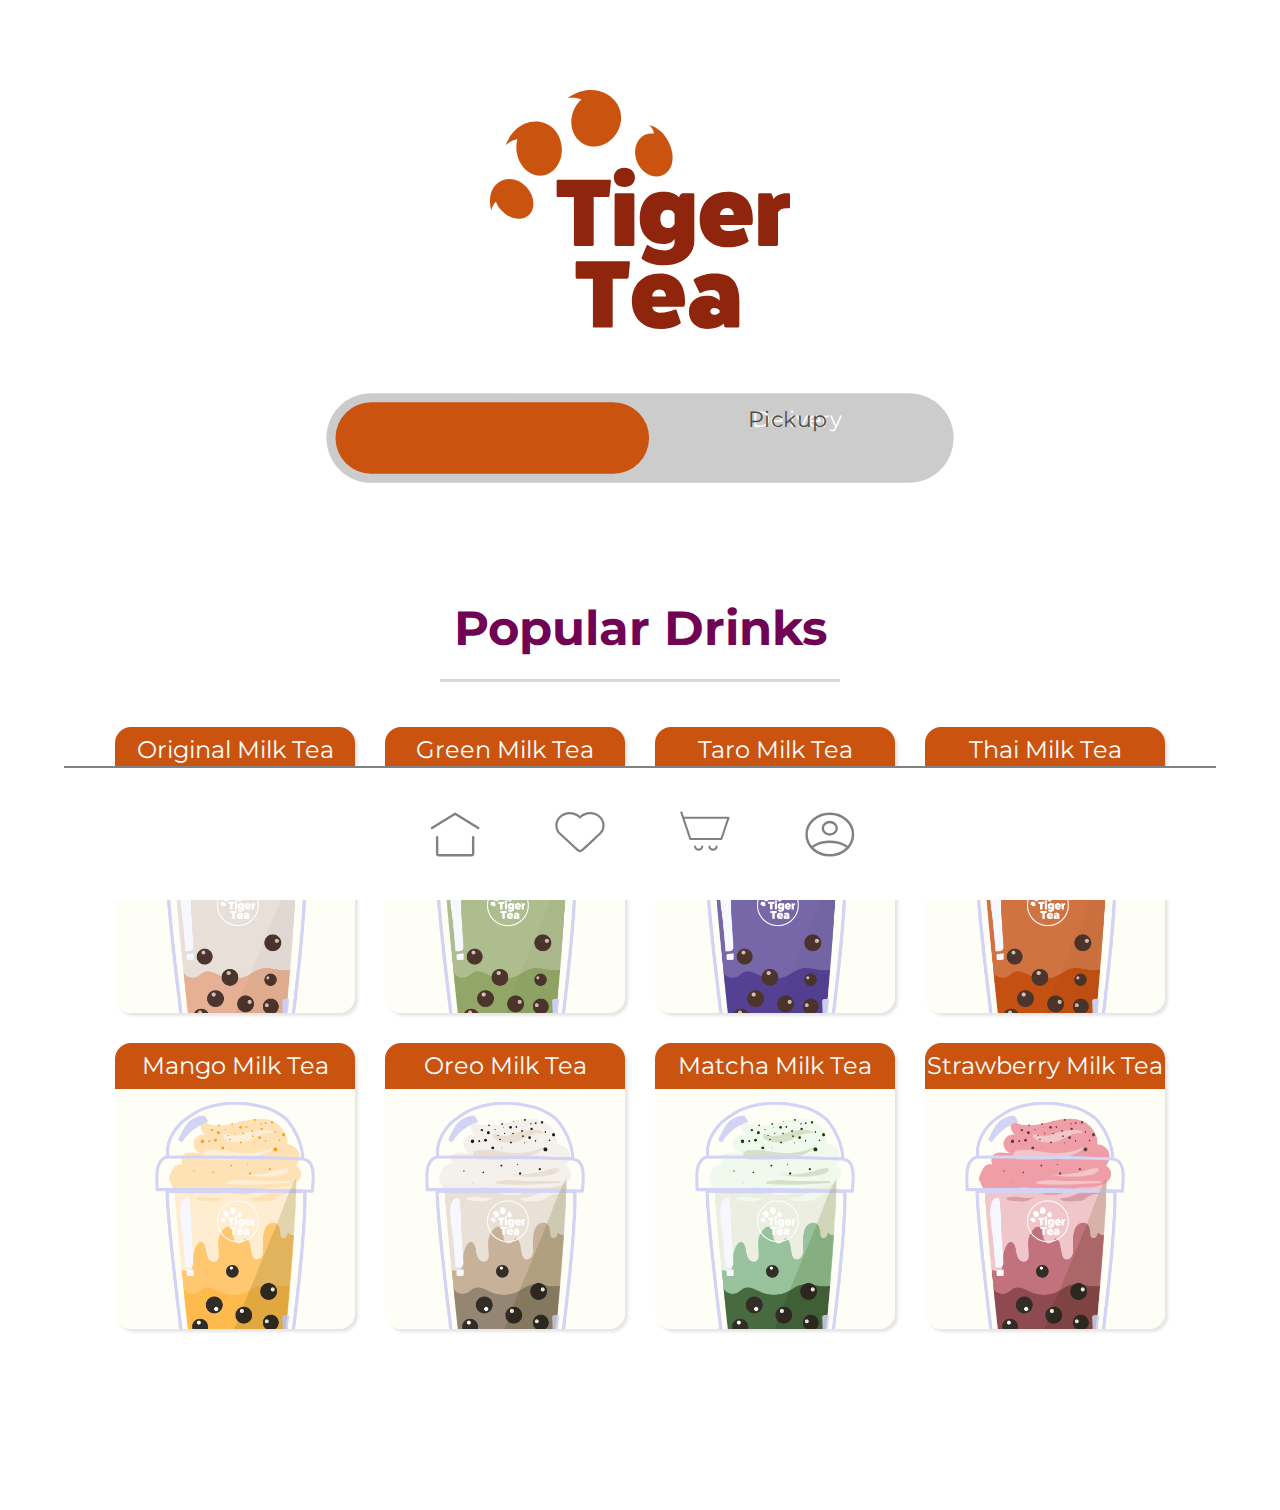
<file: index.html>
<!DOCTYPE html>
<html lang="en">
  <head>
    <meta charset="utf-8" />
    <meta name="viewport" content="width=device-width, initial-scale=1" />
    <title>Tiger Tea</title>
        <!-- link fonts -->
    <link rel="preconnect" href="https://fonts.googleapis.com" />
    <link rel="preconnect" href="https://fonts.gstatic.com" crossorigin />
    <link
      href="https://fonts.googleapis.com/css2?family=Montserrat:wght@400;700&display=swap"
      rel="stylesheet"
    />
    <link rel="stylesheet" href="./css/styles.css" />
    <link rel="stylesheet" href="./css/reset.css" />
    <link rel="stylesheet" href="./css/item.css" />
  <script src="./templates/navigation.js"></script>
  <script src="./js/index.js"></script>
  <script>
    const openURL = (id) => {
      console.log(id);
      let targetUrl = "customize-item.html";
      let urlWithId = targetUrl + "?productId=" + id;
      console.log(urlWithId);
      window.open(urlWithId, "_self");
    }
  </script>
  <body>
    <div class="logo">
      <img class="logo-img" src="./media/tiger-tea-logo.svg" />
      <div class="button-cover">
        <div class="button b2" id="delivery">
          <input type="checkbox" class="checkbox" />
          <div class="knobs">
            <span>Delivery</span>
          </div>
          <div class="layer"></div>
        </div>
      </div>
    </div>
    <header>
      <h1>Popular Drinks</h1>
      <hr />
    </header>
    <main id="card_list"></main>

    <nav-bar></nav-bar>
  </body>
</html>
</file>
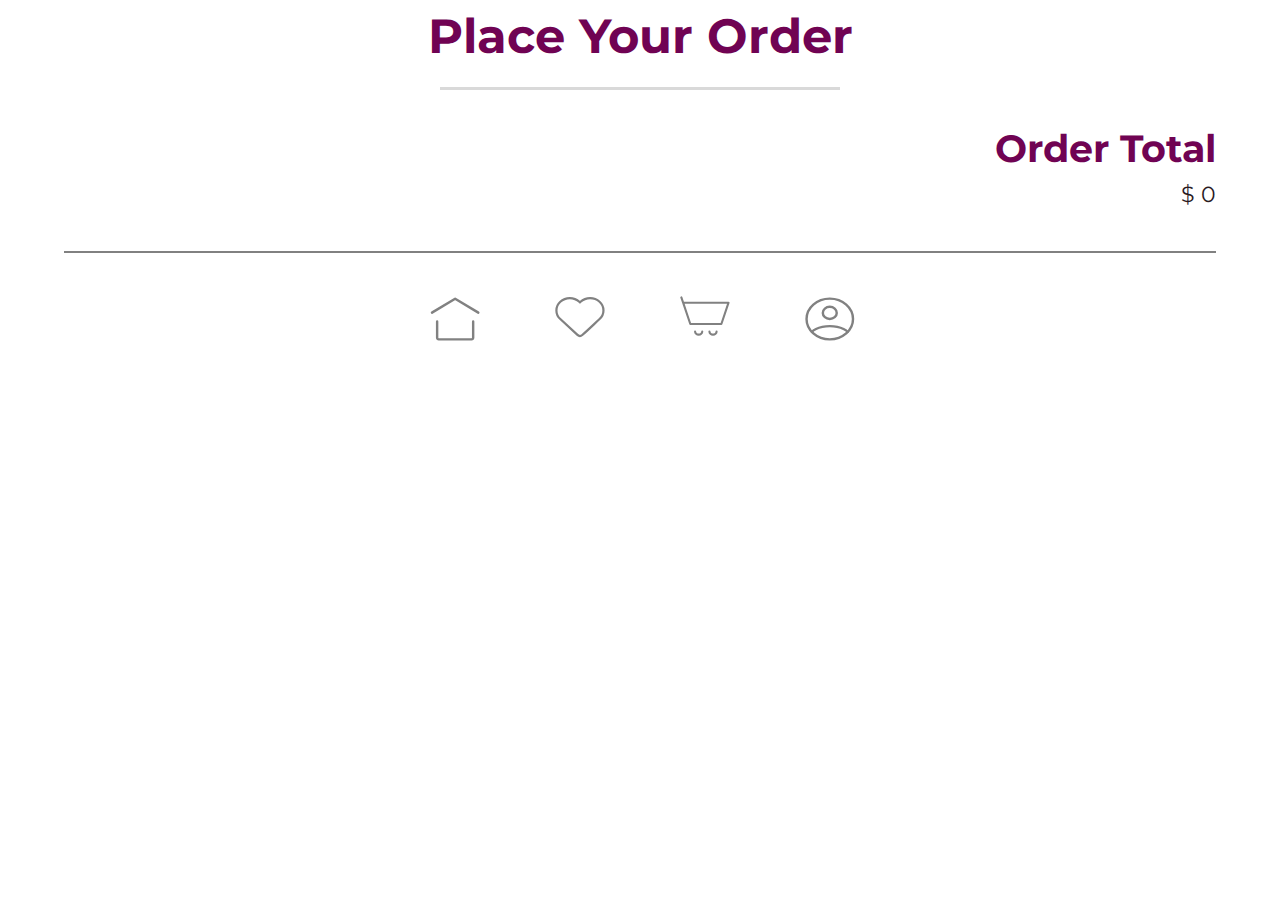
<file: cart.html>
<!DOCTYPE html>
<html lang="en">
  <head>
    <meta charset="UTF-8" />
    <meta http-equiv="X-UA-Compatible" content="IE=edge" />
    <meta name="viewport" content="width=device-width, initial-scale=1.0" />
    <title>Your Cart</title>
    <link rel="stylesheet" href="css/reset.css" />
    <link rel="stylesheet" href="css/styles.css" />
    <link rel="stylesheet" href="css/cart.css" />
    <link href="css/navigation.css" rel="stylesheet" />
    <!-- link fonts -->
    <link rel="preconnect" href="https://fonts.googleapis.com" />
    <link rel="preconnect" href="https://fonts.gstatic.com" crossorigin />
    <link
      href="https://fonts.googleapis.com/css2?family=Montserrat:wght@400;700&display=swap"
      rel="stylesheet"
    />
  </head>
  <body>
    <script src="./templates/navigation.js"></script>
    <script type="module" src="./js/cart.js"></script>
    <script>
      const deleteItem = (position) => {
        console.log('Deleting item with position: ' + position);
        localStorage.removeItem(position);
        // cries in beauty.. item has been removed.
        location.reload();
      };

      const editItem = (position) => {
        console.log('Editing item with position: ' + position);
        openURL(position);
      };

      function openURL(id) {
        console.log(id);
        let targetUrl = 'edit-cart-item.html';
        let urlWithId = targetUrl + '?productId=' + id;
        console.log(urlWithId);
        window.open(urlWithId, '_self');
      }
    </script>
    <main>
      <div id="customize-item">
        <h1>Place Your Order</h1>
        <hr />
        <div id="module-builder" class="item-list__container"></div>
        <!-- <item-cart class="item-list__container"></item-cart> -->
      </div>
      <div id="order-total">
        <h3>Order Total</h3>
        <p id="total"><b></b></p>
      </div>
      <nav-bar></nav-bar>
    </main>
  </body>
</html>
</file>
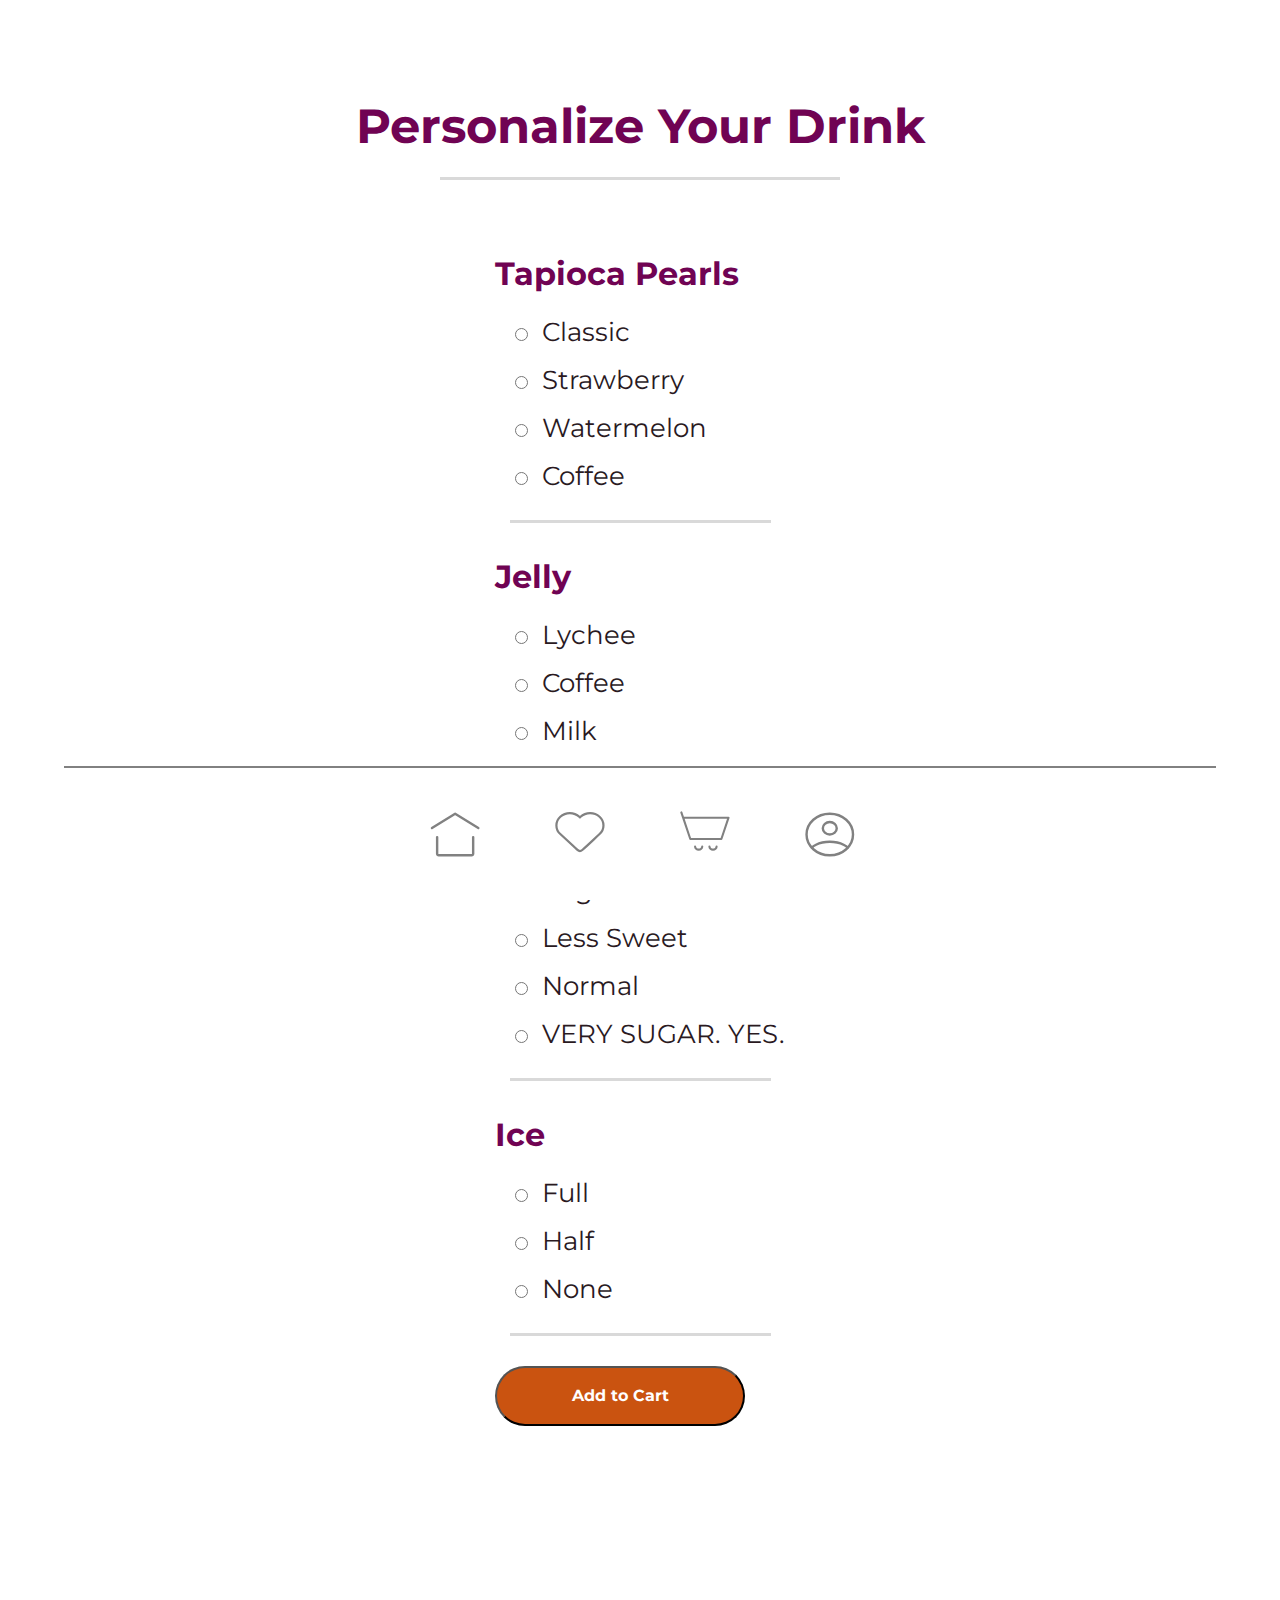
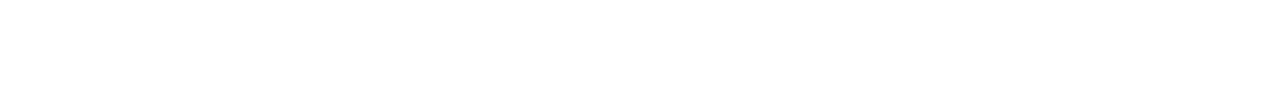
<file: customize-item.html>
<!DOCTYPE html>
<html lang="en">
  <head>
    <meta charset="UTF-8" />
    <meta http-equiv="X-UA-Compatible" content="IE=edge" />
    <meta name="viewport" content="width=device-width, initial-scale=1.0" />
    <title>Customize Drink</title>
    <!-- link fonts -->
    <link rel="preconnect" href="https://fonts.googleapis.com" />
    <link rel="preconnect" href="https://fonts.gstatic.com" crossorigin />
    <link
      href="https://fonts.googleapis.com/css2?family=Montserrat:wght@400;700&display=swap"
      rel="stylesheet"
    />
    <link rel="stylesheet" href="css/reset.css" />
    <link rel="stylesheet" href="css/styles.css" />
    <link rel="stylesheet" href="css/customize-item.css" />
    <script src="./templates/navigation.js"></script>
    <script src="./templates/customize-options.js"></script>
    <script type="module" src="./js/customize-item.js"></script>
  </head>
  <body>
    <div id="customize-item">
      <h1>Personalize Your Drink</h1>
      <hr />
      <div id="module-builder" class="item-list__container"></div>
      <!-- <item-full class="item-list__container"></item-full> -->
      <div class="customizations__container">
        <customize-options></customize-options>
        <button id="add-to-cart">Add to Cart</button>
        <p id="cart-msg--successful" style="margin-top: 20px; height: 30px"></p>
      </div>
    </div>
    <nav-bar></nav-bar>
  </body>
</html>
</file>
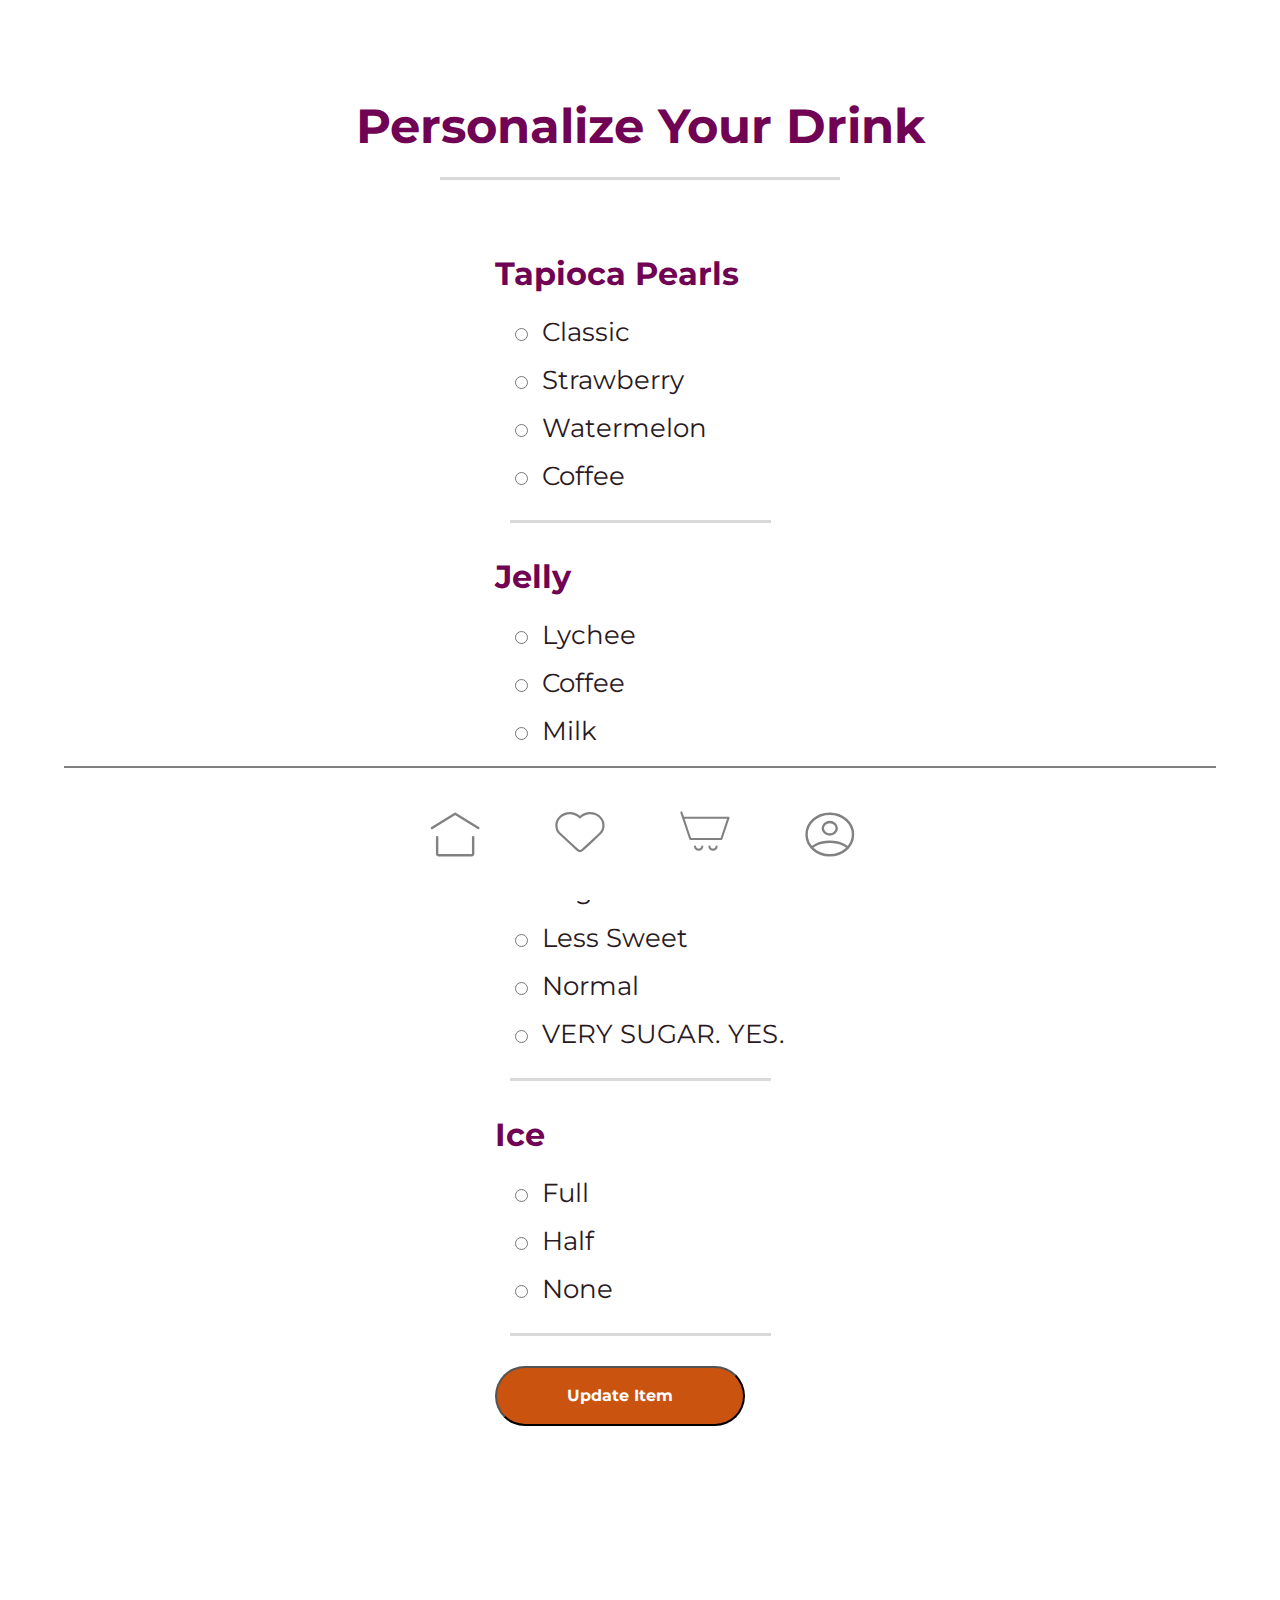
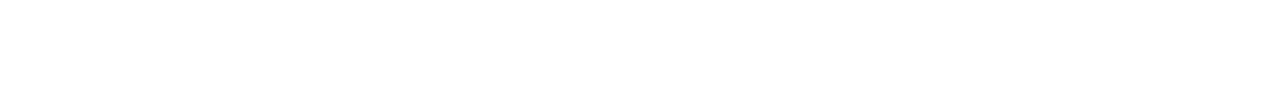
<file: edit-cart-item.html>
<!DOCTYPE html>
<html lang="en">
  <head>
    <meta charset="UTF-8" />
    <meta http-equiv="X-UA-Compatible" content="IE=edge" />
    <meta name="viewport" content="width=device-width, initial-scale=1.0" />
    <title>Customize Drink</title>
    <!-- link fonts -->
    <link rel="preconnect" href="https://fonts.googleapis.com" />
    <link rel="preconnect" href="https://fonts.gstatic.com" crossorigin />
    <link
      href="https://fonts.googleapis.com/css2?family=Montserrat:wght@400;700&display=swap"
      rel="stylesheet"
    />
    <link rel="stylesheet" href="css/reset.css" />
    <link rel="stylesheet" href="css/styles.css" />
    <link rel="stylesheet" href="css/customize-item.css" />
    <script src="./templates/navigation.js"></script>
    <script src="./templates/customize-options.js"></script>
    <script type="module" src="./js/edit-cart-item.js"></script>
  </head>
  <body>
    <div id="customize-item">
      <h1>Personalize Your Drink</h1>
      <hr />
      <div id="module-builder" class="item-list__container"></div>
      <!-- <item-full class="item-list__container"></item-full> -->
      <div class="customizations__container">
        <customize-options></customize-options>
        <button id="add-to-cart">Update Item</button>
        <p id="cart-msg--successful" style="margin-top: 20px; height: 30px"></p>
      </div>
    </div>
    <nav-bar></nav-bar>
  </body>
</html>
</file>
<file: css/styles.css>
body {
  max-width: 90%;
  margin-left: auto;
  margin-right: auto;
  font-family: "Montserrat", sans-serif;
  color: #2a1a1f;
  animation: body-anim 0.5s ease-in-out forwards;
  min-height: 100vh;
}

@keyframes body-anim {
  from {
    opacity: 0;
  }
  to {
    opacity: 1;
  }
}

:root {
  --primary-color: #ca5310;

  --accent-color: #700353;
}

h1 {
  font-family: "Montserrat", sans-serif;
  color: var(--accent-color);
  font-size: clamp(2rem, 10vw, 3rem);
  font-weight: 700;
  text-align: center;
}

h3 {
  font-family: "Montserrat", sans-serif;
  color: var(--accent-color);
  font-weight: 700;
  font-size: clamp(1.8rem, 3vw, 2.4rem);
}

h4 {
  font-family: "Montserrat", sans-serif;
  color: var(--accent-color);
  font-weight: 700;
  font-size: clamp(1rem, 3vw, 2rem);
}

hr {
  width: 90%;
  max-width: 400px;
  margin-top: 15px;
  margin-bottom: 30px;
  height: 3px;
  background-color: #d9d9d9;
  border: none;
  margin-left: auto;
  margin-right: auto;
}

#all-drinks {
  margin-top: 20px;
  display: flex;
  flex-direction: column;
  align-items: center;
}

.item-list__container {
  display: flex;
  flex-direction: column;
}

.item {
  display: flex;
  flex-direction: row;
  margin-bottom: 30px;
  cursor: pointer;
}

.item__inner {
  margin-left: 10px;
}

img {
  max-width: 100%;
  /* height: auto; */
}

.title {
  font-size: clamp(1rem, 5vw, 3rem);
}
.spot {
  /* width: 75%; */
  /* padding: 1.5em; */
  /* margin: 2em auto; */
  margin: 15px;
  background-color: #fff;
  box-shadow: 3px 3px 3px rgba(0, 0, 0, 0.1);
  overflow: hidden;
  border-radius: clamp(0.1rem, 1rem, 1.5rem);
  justify-content: center;
  text-align: center;
}
.spot-name {
  font-size: clamp(0.8rem, 2.5vw, 1.5rem);
  padding-top: 5px;
  padding-bottom: 5px;
  background-color: #ca5310;
  color: #fff;
}
.spot-photo {
  height: auto;
  width: clamp(5rem, 40vw, 15rem);
  /* float: left;
    width: 40%;
    margin-right: 2em; */
}
ul {
  list-style-type: none;
  /* float:right;
    width:100%; */
}
li {
  font-size: 1.4rem;
  padding-bottom: 0.25em;
}
.prop {
  font-size: 0.8em;
  font-weight: 100;
}

header {
  width: 100%;
  display: flex;
  justify-content: space-evenly;
  align-items: center;
  flex-direction: column;
  text-align: center;
}

.nav-float {
  /* float: left; */
  transform: rotate(-180deg);
}

main {
  position: relative;
  width: 100%;
  /* background-color: #f9f2de; */
  background-color: white;
  contain: content;
  margin-bottom: 2em;
}

.logo {
  display: flex;
  margin-top: 10vh;
  margin-bottom: 10vh;
  align-items: center;
  flex-direction: column;
  max-width: 400px;
  margin-left: auto;
  margin-right: auto;
}

.logo-img {
  width: clamp(10vw, 40vw, 60vw);
  height: auto;
  margin-bottom: 5vh;
  max-width: 300px;
}

.card-drinks {
  display: flex;
  cursor: pointer;
  transition: transform ease-in-out 0.2s;
}

.card-drinks:hover {
  transform: scale(1.03);
}

#card_list {
  align-content: center;
  display: flex;
}

#display {
  display: flex;
  /* flex-wrap: wrap; */
  place-content: center;
  flex-direction: column;
  /* margin: 10vh 10%; */
  /* margin-top: 5vh; */
}

#display-index {
  display: flex;
  /* flex-wrap: wrap; */
  place-content: center;
  flex-wrap: wrap;
  /* margin: 10vh 10%; */
  /* margin-top: 5vh; */
}

.button-cover {
  display: flex;
  height: 10vw;
  /* margin: 20px; */
  background-color: #ccc;
  /* box-shadow: 0 10px 20px -8px #c5d6d6; */
  border-radius: 5em;
  width: 70vw;
  justify-content: center;
  align-items: center;
  position: relative;
}

@media only screen and (min-width: 1200px) {
  .button-cover {
    transform: scale(0.7);
  }
  #delivery .knobs:after {
    content: "Pickup";
    font-size: clamp(1.2rem, 4vw, 2.2rem);
  }
}

@media only screen and (min-width: 1600px) {
  .button-cover {
    transform: scale(0.4);
  }
  #delivery .knobs:after {
    content: "Pickup";
    font-size: clamp(1.2rem, 4vw, 2.2rem);
  }
}

.button {
  position: relative;
  width: 100%;
  overflow: hidden;
  justify-content: center;
  align-items: center;
}

.button.r,
.button.r .layer {
  border-radius: 100px;
}

.button.b2 {
  height: 100%;
}

.checkbox {
  position: relative;
  opacity: 0;
  z-index: 3;
  width: 100%;
  height: 100%;
  cursor: pointer;
}

.knobs {
  justify-self: center;
}

/* Button 10 */
#delivery .knobs:before,
#delivery .knobs:after,
#delivery .knobs span {
  position: absolute;
  top: 1vw;
  width: 35vw;
  height: 8vw;
  text-align: center;
  border-radius: 5em;
  transition: 0.3s ease all;
}

#delivery .knobs:before {
  content: "";
  left: 1vw;
  background-color: #ca5310;
}

#delivery .knobs:after {
  content: "Pickup";
  right: 1vw;
  font-size: clamp(1rem, 4vw, 2rem);
  color: #4e4e4e;
}

#delivery .knobs span {
  color: #fff;
  font-size: clamp(1rem, 4vw, 2rem);
}

#delivery .checkbox:checked + .knobs span {
  color: #4e4e4e;
}

#delivery .checkbox:checked + .knobs:before {
  left: 34vw;
  background-color: #ca5310;
}

#delivery .checkbox:checked + .knobs:after {
  color: #fff;
}

#delivery .checkbox:checked ~ .layer {
  background-color: #fcebeb;
}

input[type="radio"] {
  margin-left: 20px;
  cursor: pointer;
  margin-bottom: 20px;
}

label {
  cursor: pointer;
  font-size: clamp(1rem, 3vw, 1.6rem);
  margin-left: 10px;
  margin-bottom: 20px;
}

button {
  color: white;
  background: none;
  background-color: var(--primary-color);
  border-radius: 100px;
  padding: 5px 20px;
  width: 250px;
  height: 60px;
  position: relative;
  font-size: 16px;
  font-weight: bold;
  transition: all ease-in-out 0.2s;
  cursor: pointer;
  align-items: center;
  justify-content: center;
}

button:hover {
  border: 2px solid var(--primary-color);
  background-color: none;
  background: none;
  color: #2a1a1f;
  transform: scale(1.01);
}
</file>
<file: css/item.css>
.container {
  display: flex;
  padding: 1em;
  /* width: 90%; */
  /* margin: auto; */
  /* animation: bounce-in 0.5s 0.5s ease-in-out forwards; */
}

@keyframes bounce-in {
  0% {
    opacity: 0;
    transform: translateY(0px);
  }
  20% {
    opacity: 1;
    transform: translateY(3px);
  }
  60% {
    transform: translateY(-8px);
  }
  100% {
    transform: translateY(0px);
  }
}

.drink-img {
  width: clamp(5rem, 40vw, 15rem);
  height: clamp(5rem, 40vw, 15rem);
  /* background-color: #C7B299; */
  border-radius: 1em;
  display: block;
  /* border: solid 3px; */
  /* border-color: #700353; */
}

.drink-img img {
  max-width: 100%;
  max-height: 100%;
  margin: auto;
  padding: 1em;
}

.drink-info {
  padding: 2vw;
  align-self: center;
}

.name {
  flex: 1;
  width: max-content;
  font-size: clamp(1.2rem, 5vw, 2.4rem);
  font-weight: 800;
}

.price {
  flex: 1;
  width: max-content;
  font-size: clamp(1rem, 3vw, 1.6rem);
}

.filler {
  flex: 2;
  padding: 0.5em;
  width: max-content;
}
.nutrition {
  flex: 1;
  display: flex;
  flex-direction: row;
  align-items: center;
  text-align-last: right;
  margin-top: auto;
}

.nutrition img {
  width: clamp(2rem, 10vw, 3rem);
  flex: 1;
}
.calorie {
  flex: 2;
  font-size: clamp(1rem, 3vw, 1.6rem);
}
</file>
<file: css/cart.css>
#order-total {
  display: flex;
  flex-direction: column;
  margin-left: auto;
  justify-content: center;
  text-align: right;
  margin-bottom: 40px;
}

#total {
  font-size: clamp(1rem, 10vw, 1.4rem);
}

.item-tools {
  display: flex;
  margin-right: auto;
  margin-left: auto;
  margin-bottom: 2em;
  margin-top: -20px;
  justify-content: center;
  padding: .5em;
  width: 60vw;
}

.item-tools__btn {
  font-size: 12px;
  height: 40px;
  color: #2a1a1f;
  max-width: 100px;
  background-color: rgb(206, 206, 206);
  margin-right: 30px;
  border: none;
  display:flex;
  margin-right: 0.5em;
  margin-left: 0.5em;
}

.item-tools__btn:hover {
  border: none;
  background-color: rgb(228, 227, 227);
}
</file>
<file: css/navigation.css>
nav {
  position: sticky;
  bottom: 0;
  margin-right: auto;
  margin-left: auto;
  overflow: hidden;
  width: 90vw;
  border-top: #818181 2px solid;
  background-color: white;
  /* box-shadow: 1px -4px 12px 1px rgba(0, 0, 0, 0.57);
  -webkit-box-shadow: 1px -4px 12px 1px rgba(0, 0, 0, 0.57);
  -moz-box-shadow: 1px -4px 12px 1px rgba(0, 0, 0, 0.57); */
}

.nav-inner {
  display: flex;
  flex-direction: row;
  justify-content: space-around;
  width: 100%;
  margin-right: auto;
  margin-left: auto;
  max-width: 500px;
}

nav a {
  padding: 40px 0;
}

.nav-image {
  width: 50px;
  cursor: pointer;
  margin: 5%;
}
</file>
<file: css/customize-item.css>
/* ===============
  Customize Item
===============
 */

#customize-item {
  display: flex;
  justify-content: center;
  align-items: center;
  margin-left: auto;
  margin-right: auto;
  flex-direction: column;
  max-width: 800px;
  margin-top: 10vh;
  margin-bottom: 10vh;
}

.customizations__container {
  display: flex;
  flex-direction: column;
  margin-top: 40px;
}

.customizations__box h4 {
  margin-bottom: 15px;
}

/* #add-to-cart {
  position: fixed;
  right: 20px;
  bottom: 200px;
} */

/* #add-to-cart::before {
  content: "";
  background-image: url("./media/add-to-cart\ 1.png");
  background-size: contain;
  width: 25px;
  height: 25px;
  right: 15%;
  position: absolute;
  z-index: 100;
} */
</file>
